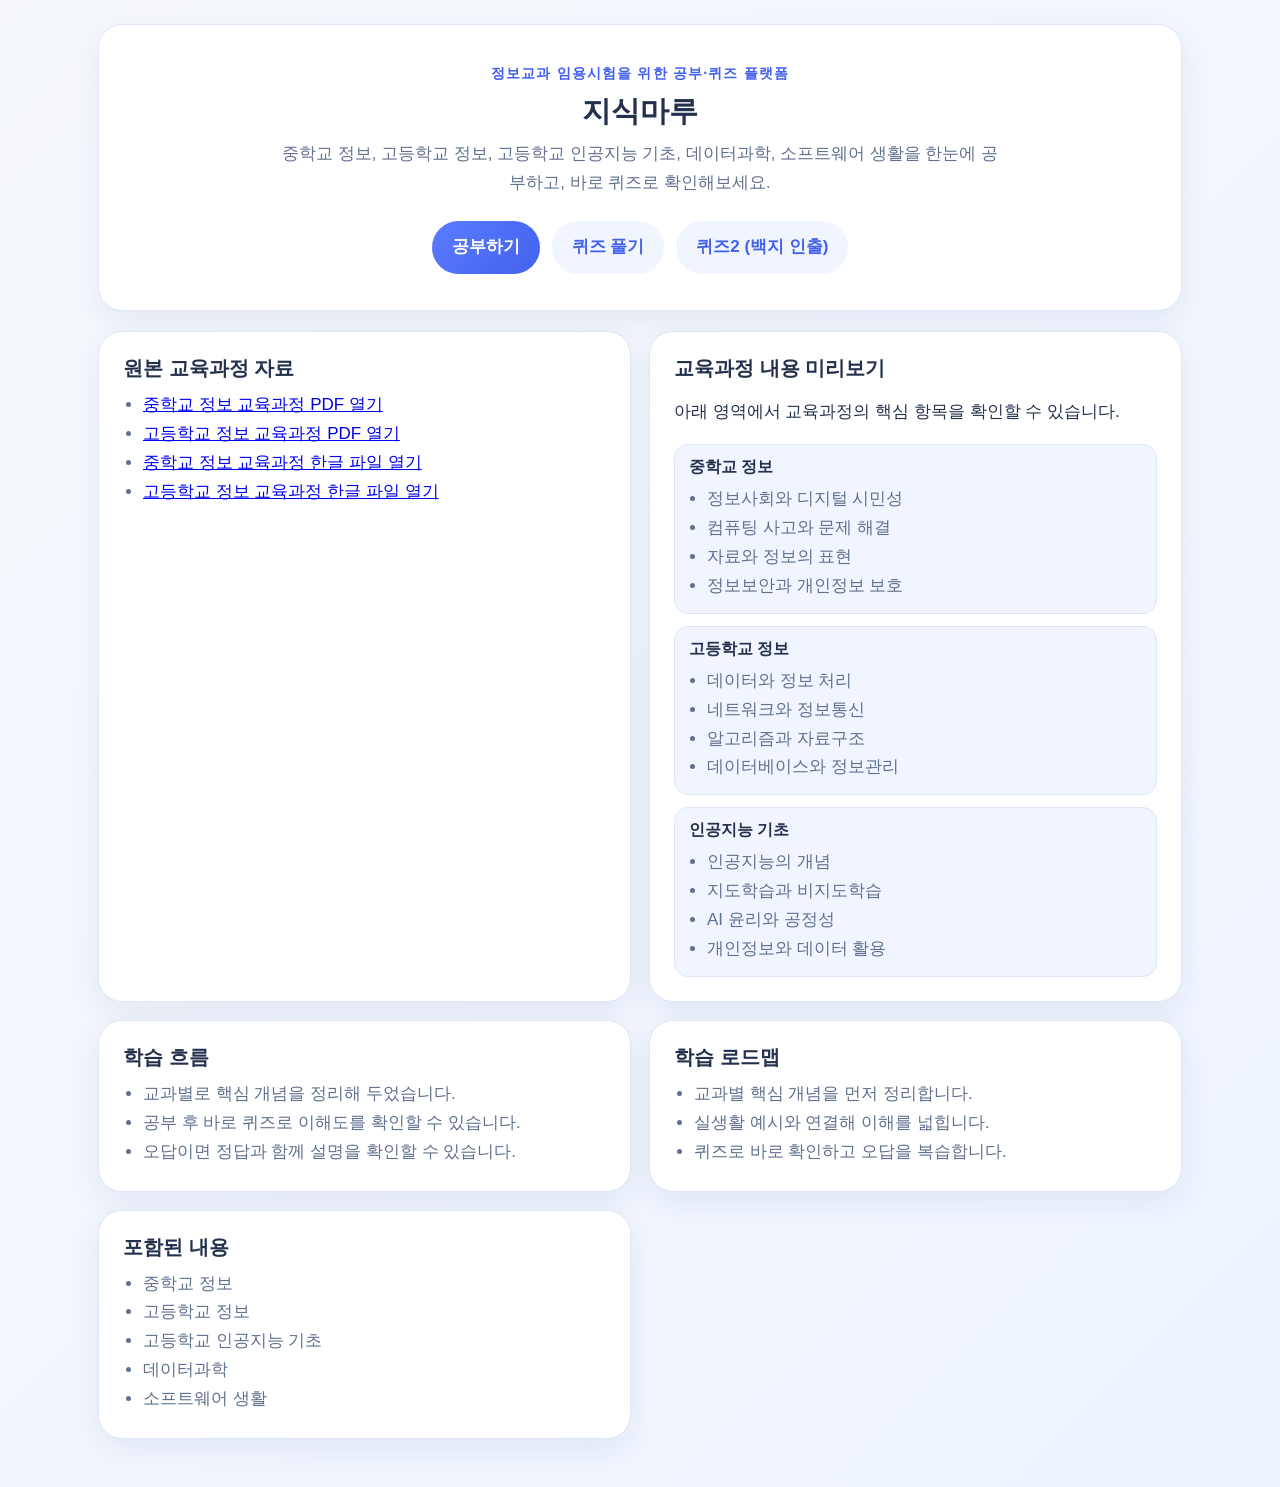
<file: index.html>
<!DOCTYPE html>
<html lang="ko">
  <head>
    <meta charset="UTF-8" />
    <meta name="viewport" content="width=device-width, initial-scale=1.0" />
    <meta http-equiv="refresh" content="0; url=./file/index.html" />
    <title>지식마루</title>
  </head>
  <body>
    <p>지식마루로 이동 중입니다...</p>
    <a href="./file/index.html">바로 열기</a>
  </body>
</html>
</file>
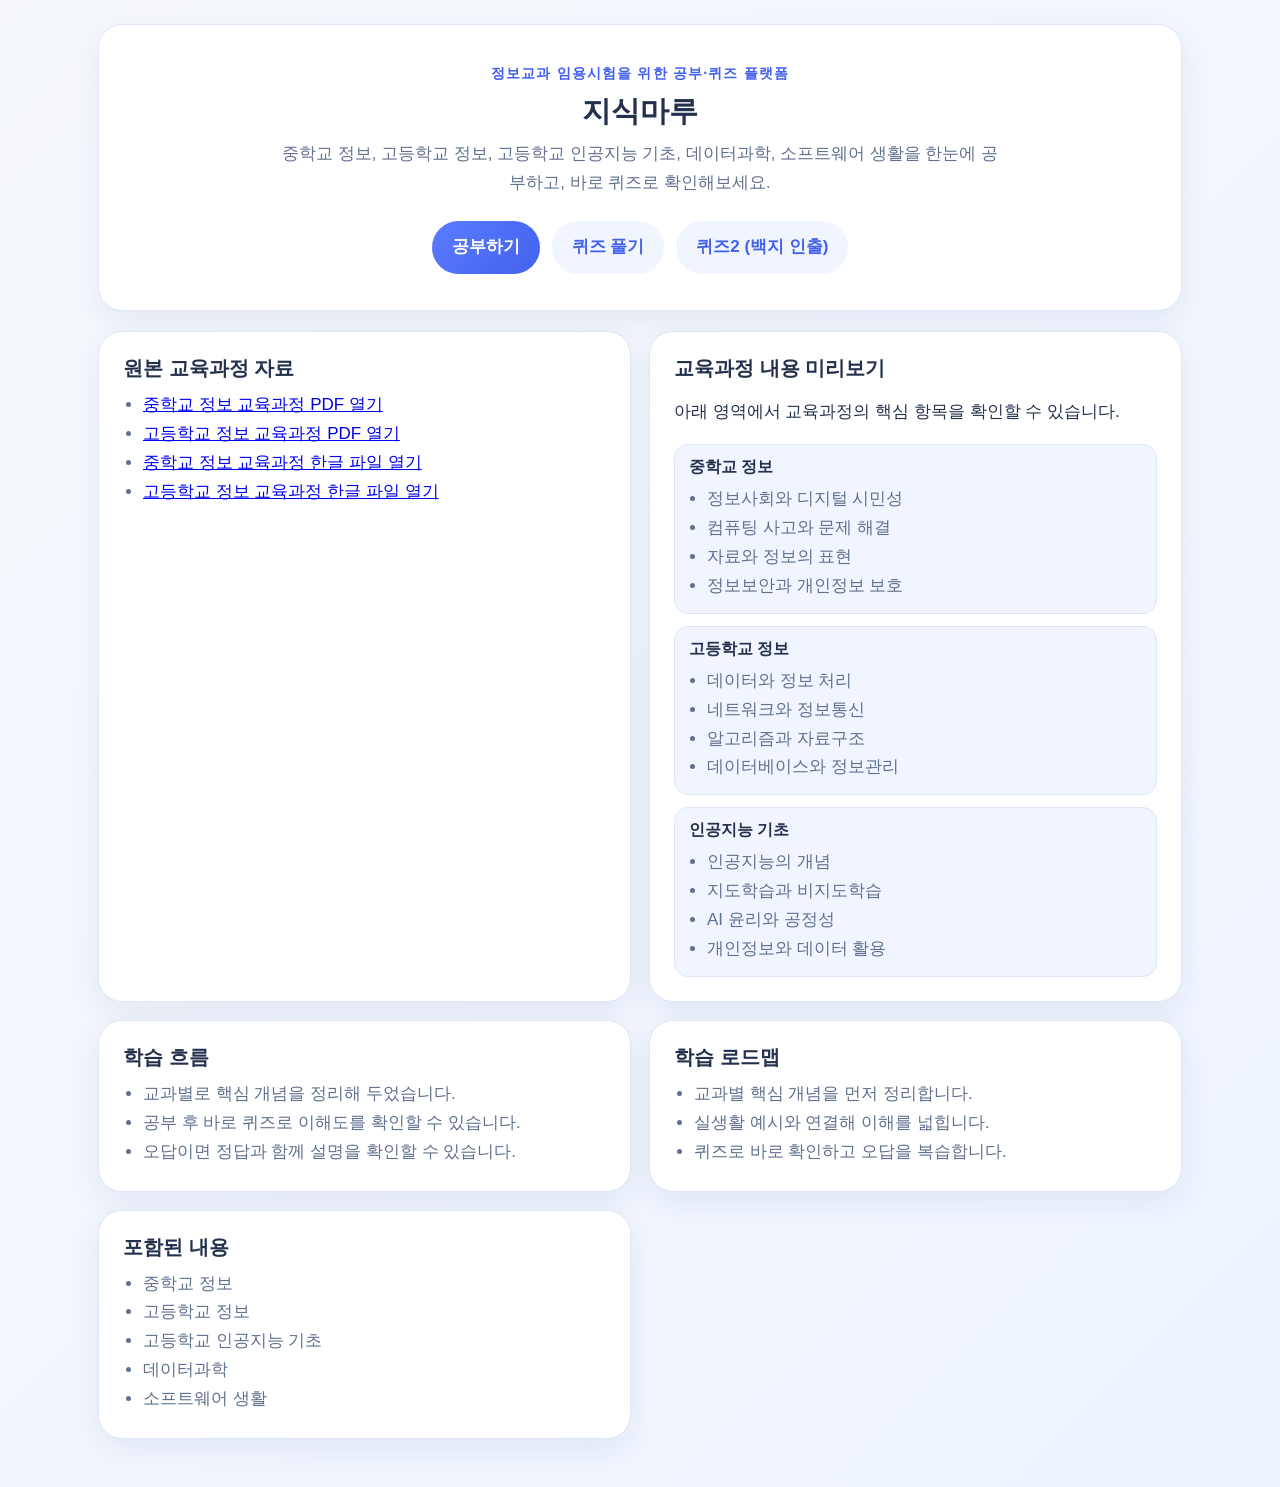
<file: file/index.html>
<!DOCTYPE html>
<html lang="ko">
  <head>
    <meta charset="UTF-8" />
    <meta name="viewport" content="width=device-width, initial-scale=1.0" />
    <meta name="theme-color" content="#e8f1ff" />
    <meta name="apple-mobile-web-app-capable" content="yes" />
    <meta name="apple-mobile-web-app-status-bar-style" content="default" />
    <meta name="apple-mobile-web-app-title" content="지식마루" />
    <title>지식마루 | 정보교과 임용시험 준비</title>
    <link rel="manifest" href="manifest.json" />
    <link rel="apple-touch-icon" href="icon.svg" />
    <link rel="stylesheet" href="styles.css" />
  </head>
  <body>
    <div class="page-shell">
      <header class="hero">
        <p class="eyebrow">정보교과 임용시험을 위한 공부·퀴즈 플랫폼</p>
        <h1>지식마루</h1>
        <p class="hero-copy">
          중학교 정보, 고등학교 정보, 고등학교 인공지능 기초, 데이터과학,
          소프트웨어 생활을 한눈에 공부하고, 바로 퀴즈로 확인해보세요.
        </p>
        <div class="hero-actions">
          <a class="btn btn-primary" href="study.html">공부하기</a>
          <a class="btn btn-secondary" href="quiz.html">퀴즈 풀기</a>
          <a class="btn btn-secondary" href="quiz2.html">퀴즈2 (백지 인출)</a>
        </div>
      </header>

      <main class="card-grid">
        <section class="info-card">
          <h2>원본 교육과정 자료</h2>
          <ul>
            <li><a href="../file01/01_2022_middle_01.pdf" target="_blank" rel="noopener">중학교 정보 교육과정 PDF 열기</a></li>
            <li><a href="../file01/02_2022_high_01.pdf" target="_blank" rel="noopener">고등학교 정보 교육과정 PDF 열기</a></li>
            <li><a href="../file01/00%202022중학교%20교육과정%20정보과.hwp" target="_blank" rel="noopener">중학교 정보 교육과정 한글 파일 열기</a></li>
            <li><a href="../file01/01%202022고등학교%20교육과정%20정보과.hwp" target="_blank" rel="noopener">고등학교 정보 교육과정 한글 파일 열기</a></li>
          </ul>
        </section>
        <section class="info-card">
          <h2>교육과정 내용 미리보기</h2>
          <p>아래 영역에서 교육과정의 핵심 항목을 확인할 수 있습니다.</p>
          <div class="curriculum-list">
            <div class="curriculum-item">
              <h3>중학교 정보</h3>
              <ul>
                <li>정보사회와 디지털 시민성</li>
                <li>컴퓨팅 사고와 문제 해결</li>
                <li>자료와 정보의 표현</li>
                <li>정보보안과 개인정보 보호</li>
              </ul>
            </div>
            <div class="curriculum-item">
              <h3>고등학교 정보</h3>
              <ul>
                <li>데이터와 정보 처리</li>
                <li>네트워크와 정보통신</li>
                <li>알고리즘과 자료구조</li>
                <li>데이터베이스와 정보관리</li>
              </ul>
            </div>
            <div class="curriculum-item">
              <h3>인공지능 기초</h3>
              <ul>
                <li>인공지능의 개념</li>
                <li>지도학습과 비지도학습</li>
                <li>AI 윤리와 공정성</li>
                <li>개인정보와 데이터 활용</li>
              </ul>
            </div>
          </div>
        </section>
        <section class="info-card">
          <h2>학습 흐름</h2>
          <ul>
            <li>교과별로 핵심 개념을 정리해 두었습니다.</li>
            <li>공부 후 바로 퀴즈로 이해도를 확인할 수 있습니다.</li>
            <li>오답이면 정답과 함께 설명을 확인할 수 있습니다.</li>
          </ul>
        </section>
        <section class="info-card">
          <h2>학습 로드맵</h2>
          <ul>
            <li>교과별 핵심 개념을 먼저 정리합니다.</li>
            <li>실생활 예시와 연결해 이해를 넓힙니다.</li>
            <li>퀴즈로 바로 확인하고 오답을 복습합니다.</li>
          </ul>
        </section>
        <section class="info-card">
          <h2>포함된 내용</h2>
          <ul>
            <li>중학교 정보</li>
            <li>고등학교 정보</li>
            <li>고등학교 인공지능 기초</li>
            <li>데이터과학</li>
            <li>소프트웨어 생활</li>
          </ul>
        </section>
      </main>
    </div>
  </body>
</html>
</file>
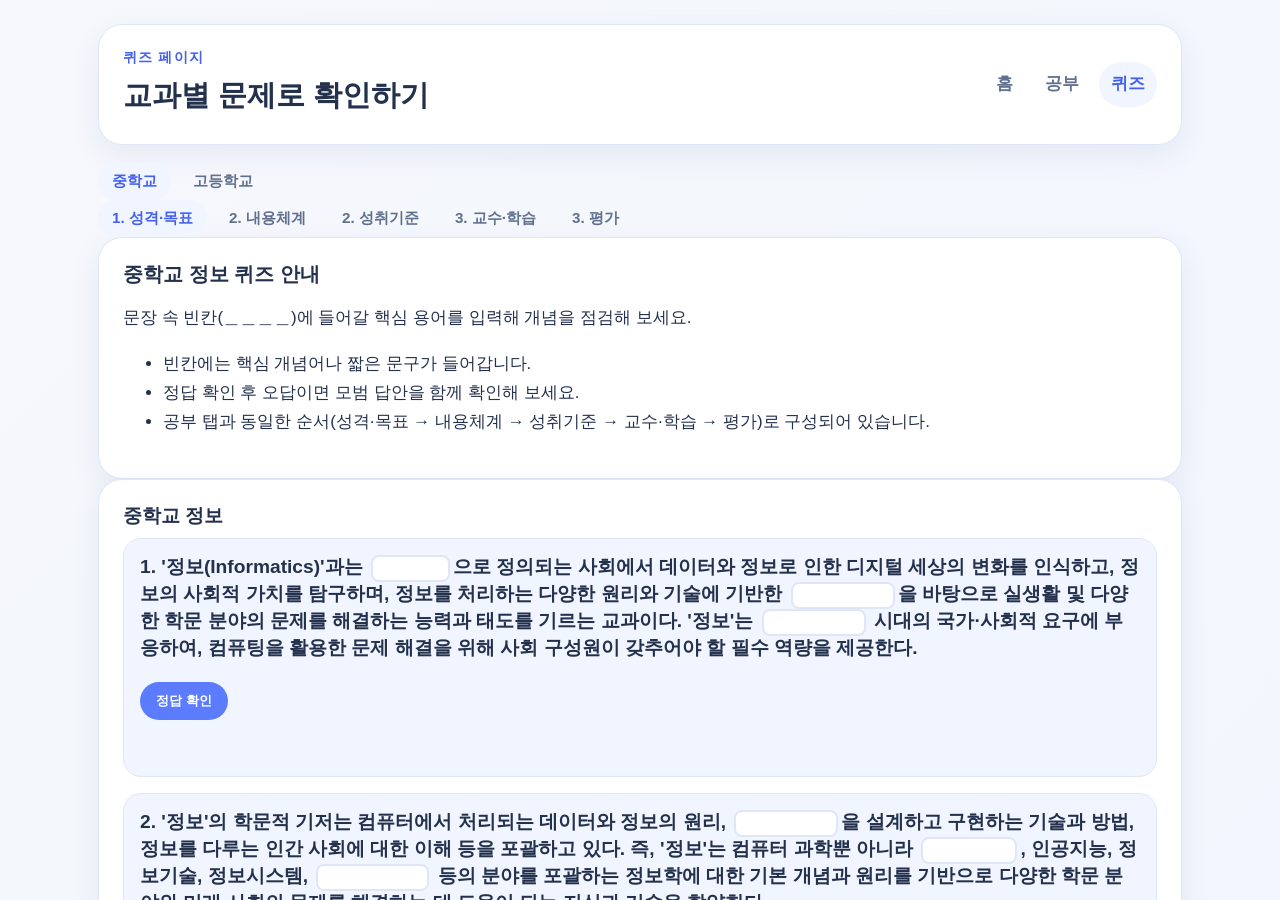
<file: quiz.html>
<!DOCTYPE html>
<html lang="ko">
  <head>
    <meta charset="UTF-8" />
    <meta name="viewport" content="width=device-width, initial-scale=1.0" />
    <meta http-equiv="refresh" content="0; url=./file/quiz.html" />
    <title>지식마루 | 퀴즈</title>
  </head>
  <body>
    <p>퀴즈 페이지로 이동 중입니다...</p>
    <a href="./file/quiz.html">바로 열기</a>
  </body>
</html>
</file>
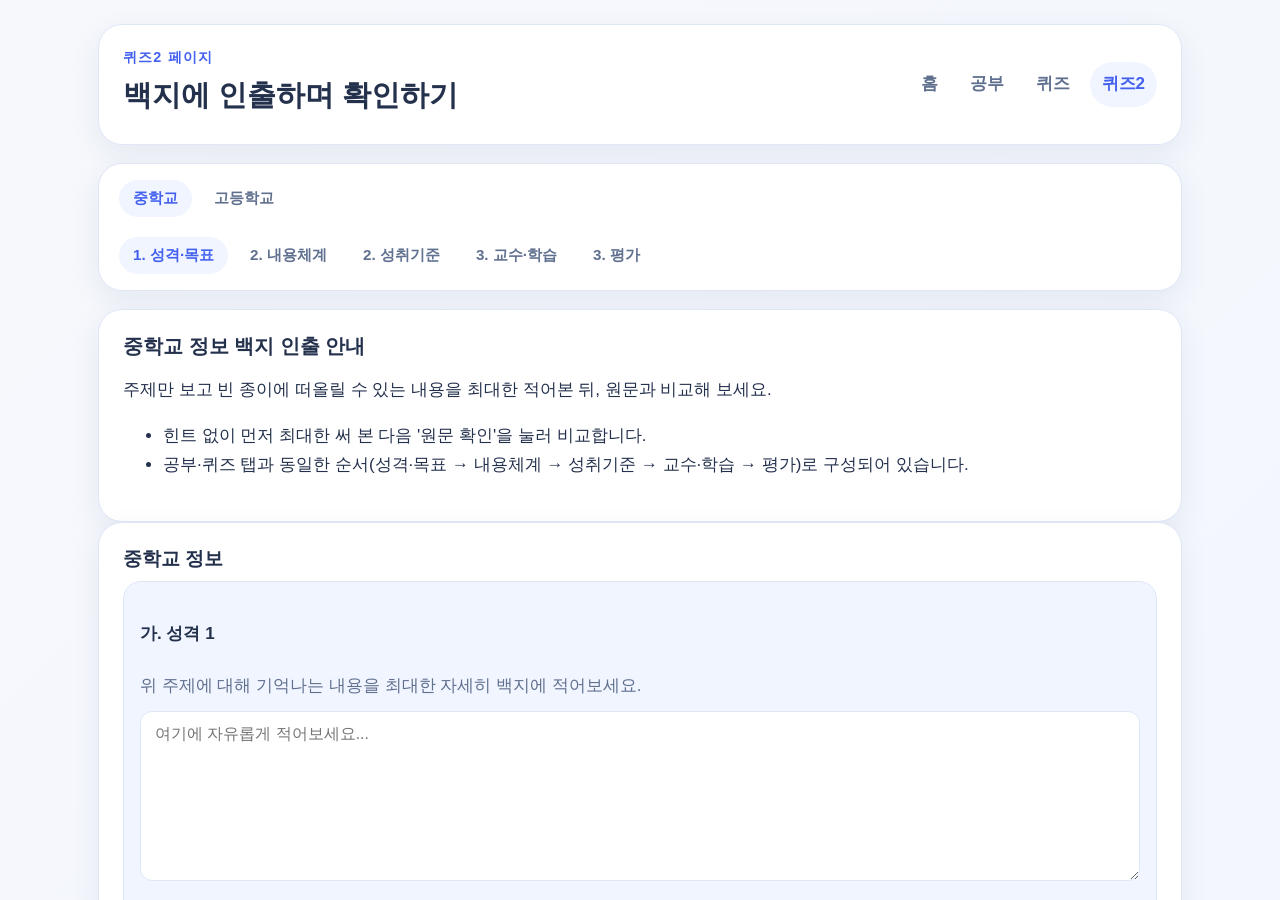
<file: quiz2.html>
<!DOCTYPE html>
<html lang="ko">
  <head>
    <meta charset="UTF-8" />
    <meta name="viewport" content="width=device-width, initial-scale=1.0" />
    <meta http-equiv="refresh" content="0; url=./file/quiz2.html" />
    <title>지식마루 | 퀴즈2</title>
  </head>
  <body>
    <p>퀴즈2 페이지로 이동 중입니다...</p>
    <a href="./file/quiz2.html">바로 열기</a>
  </body>
</html>
</file>
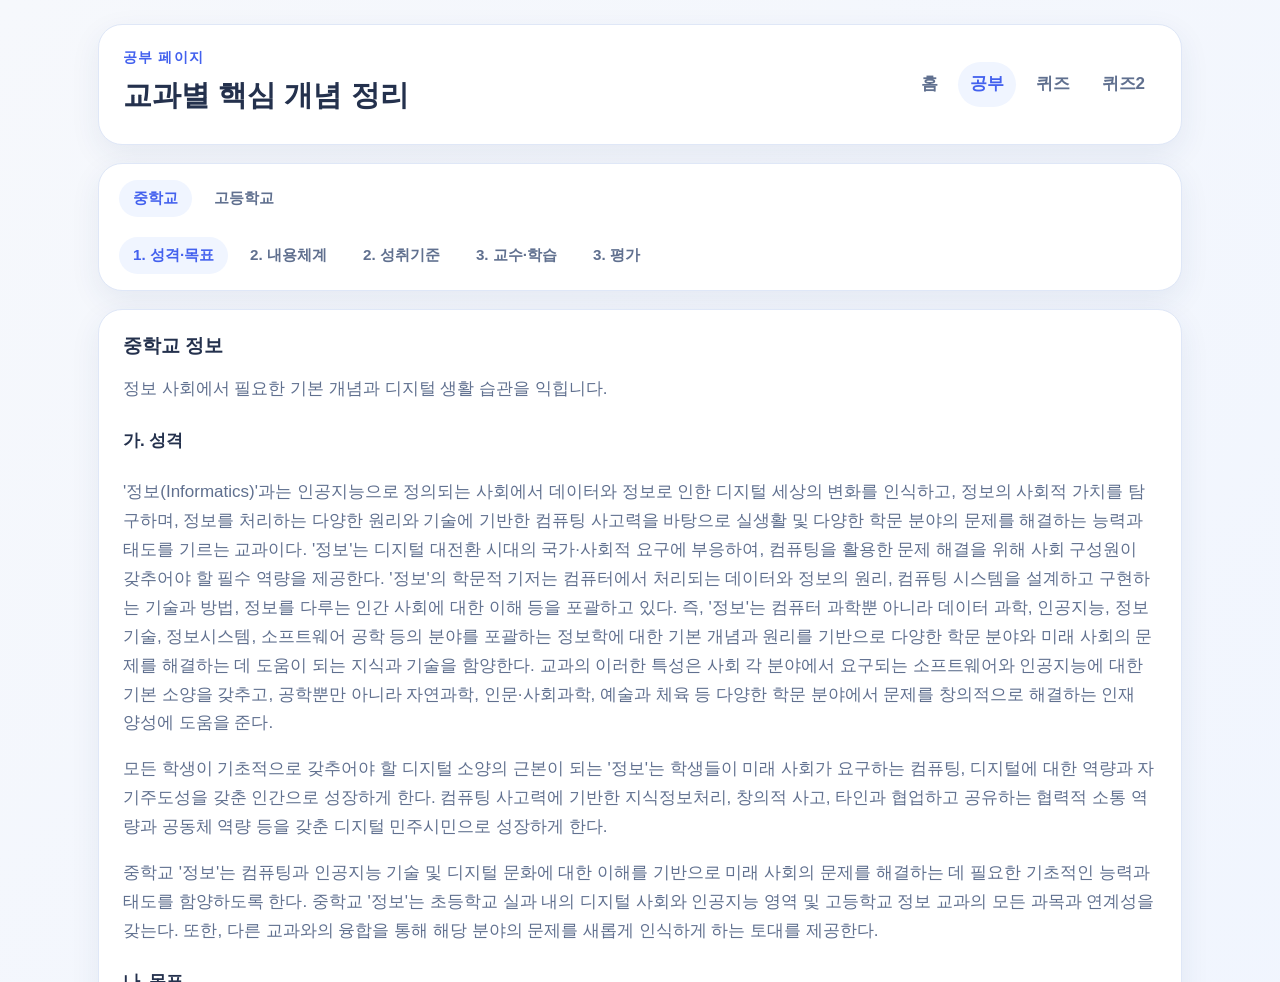
<file: study.html>
<!DOCTYPE html>
<html lang="ko">
  <head>
    <meta charset="UTF-8" />
    <meta name="viewport" content="width=device-width, initial-scale=1.0" />
    <meta http-equiv="refresh" content="0; url=./file/study.html" />
    <title>지식마루 | 공부하기</title>
  </head>
  <body>
    <p>공부 페이지로 이동 중입니다...</p>
    <a href="./file/study.html">바로 열기</a>
  </body>
</html>
</file>
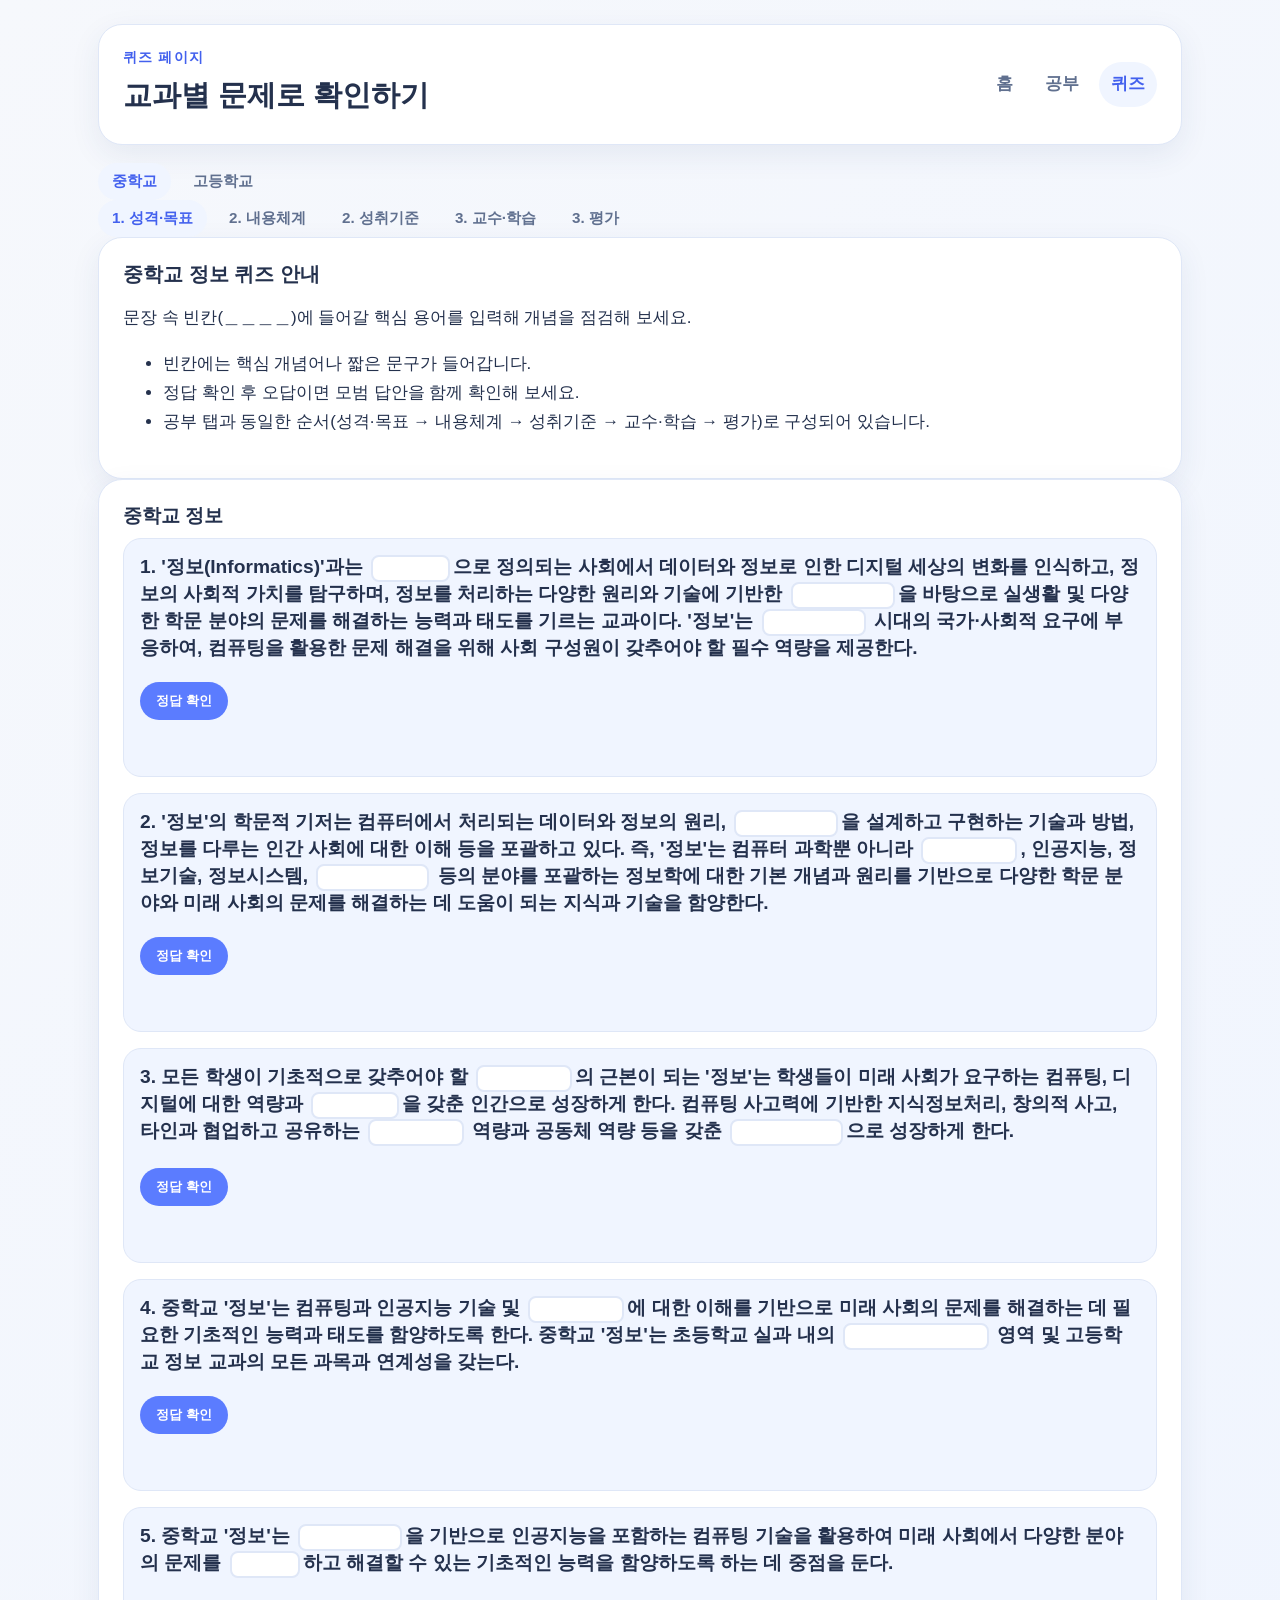
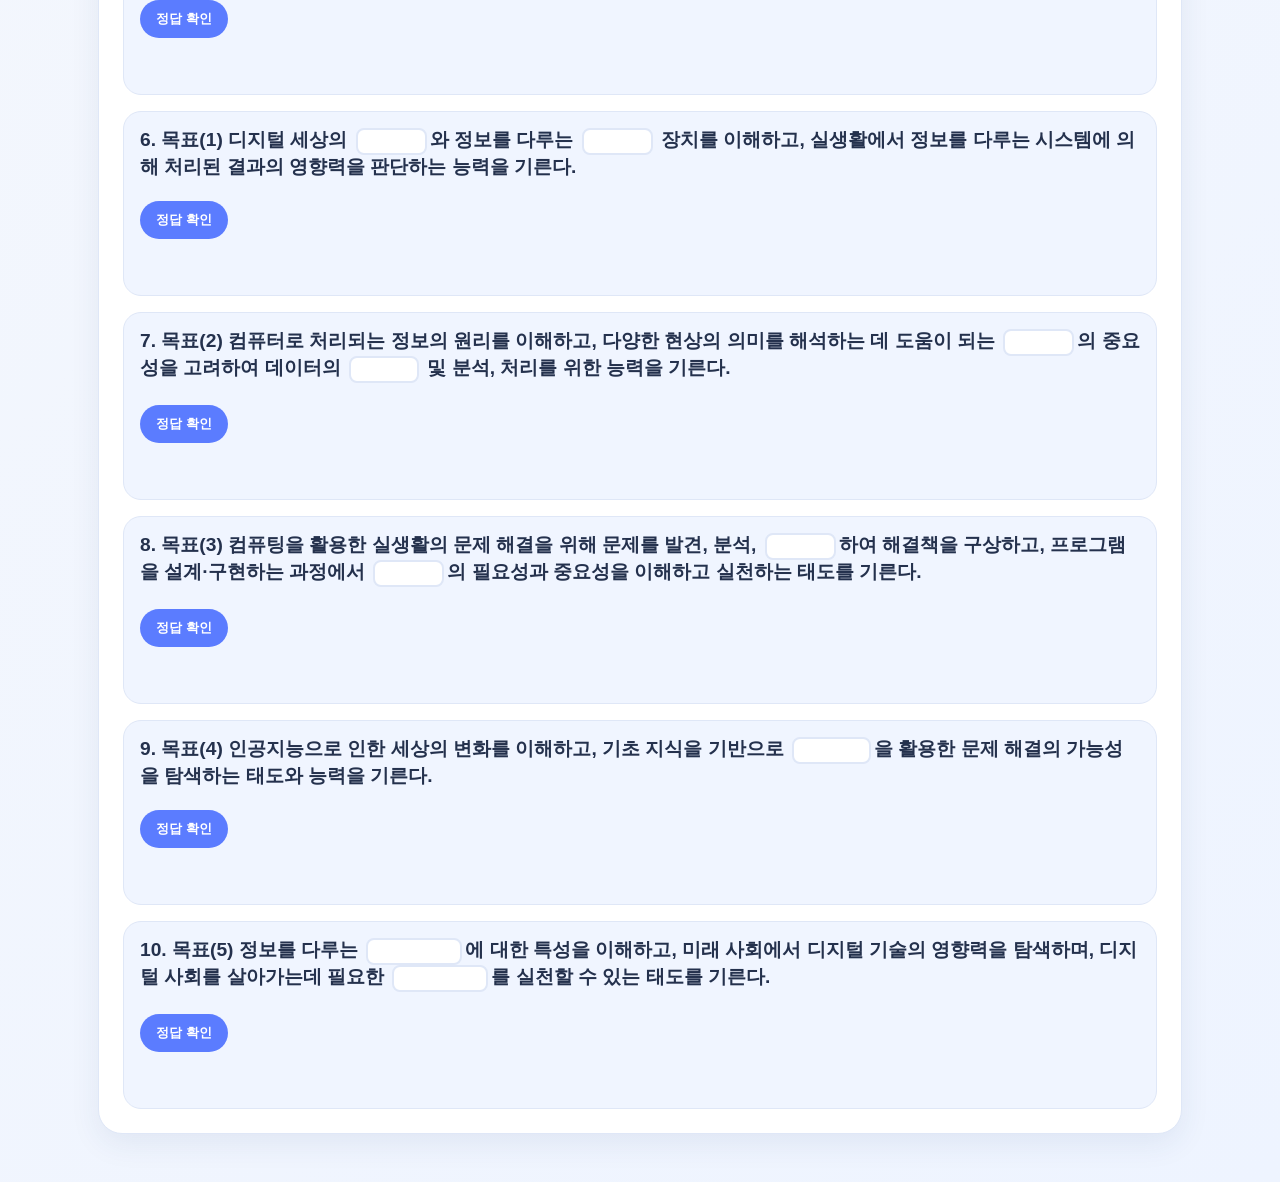
<file: file/quiz.html>
<!DOCTYPE html>
<html lang="ko">
  <head>
    <meta charset="UTF-8" />
    <meta name="viewport" content="width=device-width, initial-scale=1.0" />
    <meta name="theme-color" content="#e8f1ff" />
    <meta name="apple-mobile-web-app-capable" content="yes" />
    <meta name="apple-mobile-web-app-status-bar-style" content="default" />
    <meta name="apple-mobile-web-app-title" content="지식마루" />
    <title>지식마루 | 퀴즈</title>
    <link rel="manifest" href="manifest.json" />
    <link rel="apple-touch-icon" href="icon.svg" />
    <link rel="stylesheet" href="styles.css" />
  </head>
  <body>
    <div class="page-shell">
      <header class="page-header">
        <div>
          <p class="eyebrow">퀴즈 페이지</p>
          <h1>교과별 문제로 확인하기</h1>
        </div>
        <nav class="top-nav">
          <a href="index.html">홈</a>
          <a href="study.html">공부</a>
          <a class="active" href="quiz.html">퀴즈</a>
        </nav>
      </header>

      <section class="tab-bar" id="schoolTabs" aria-label="학교급 선택"></section>
      <section class="subject-tab-bar" id="subjectTabs" aria-label="과목 선택"></section>
      <section class="sub-tab-bar" id="quizViewTabs" aria-label="학습 보기 선택"></section>
      <section class="content-card" id="quizGuide"></section>
      <section class="content-card" id="quizContent"></section>
    </div>

    <script src="quiz-data.js"></script>
    <script src="script.js"></script>
  </body>
</html>
</file>
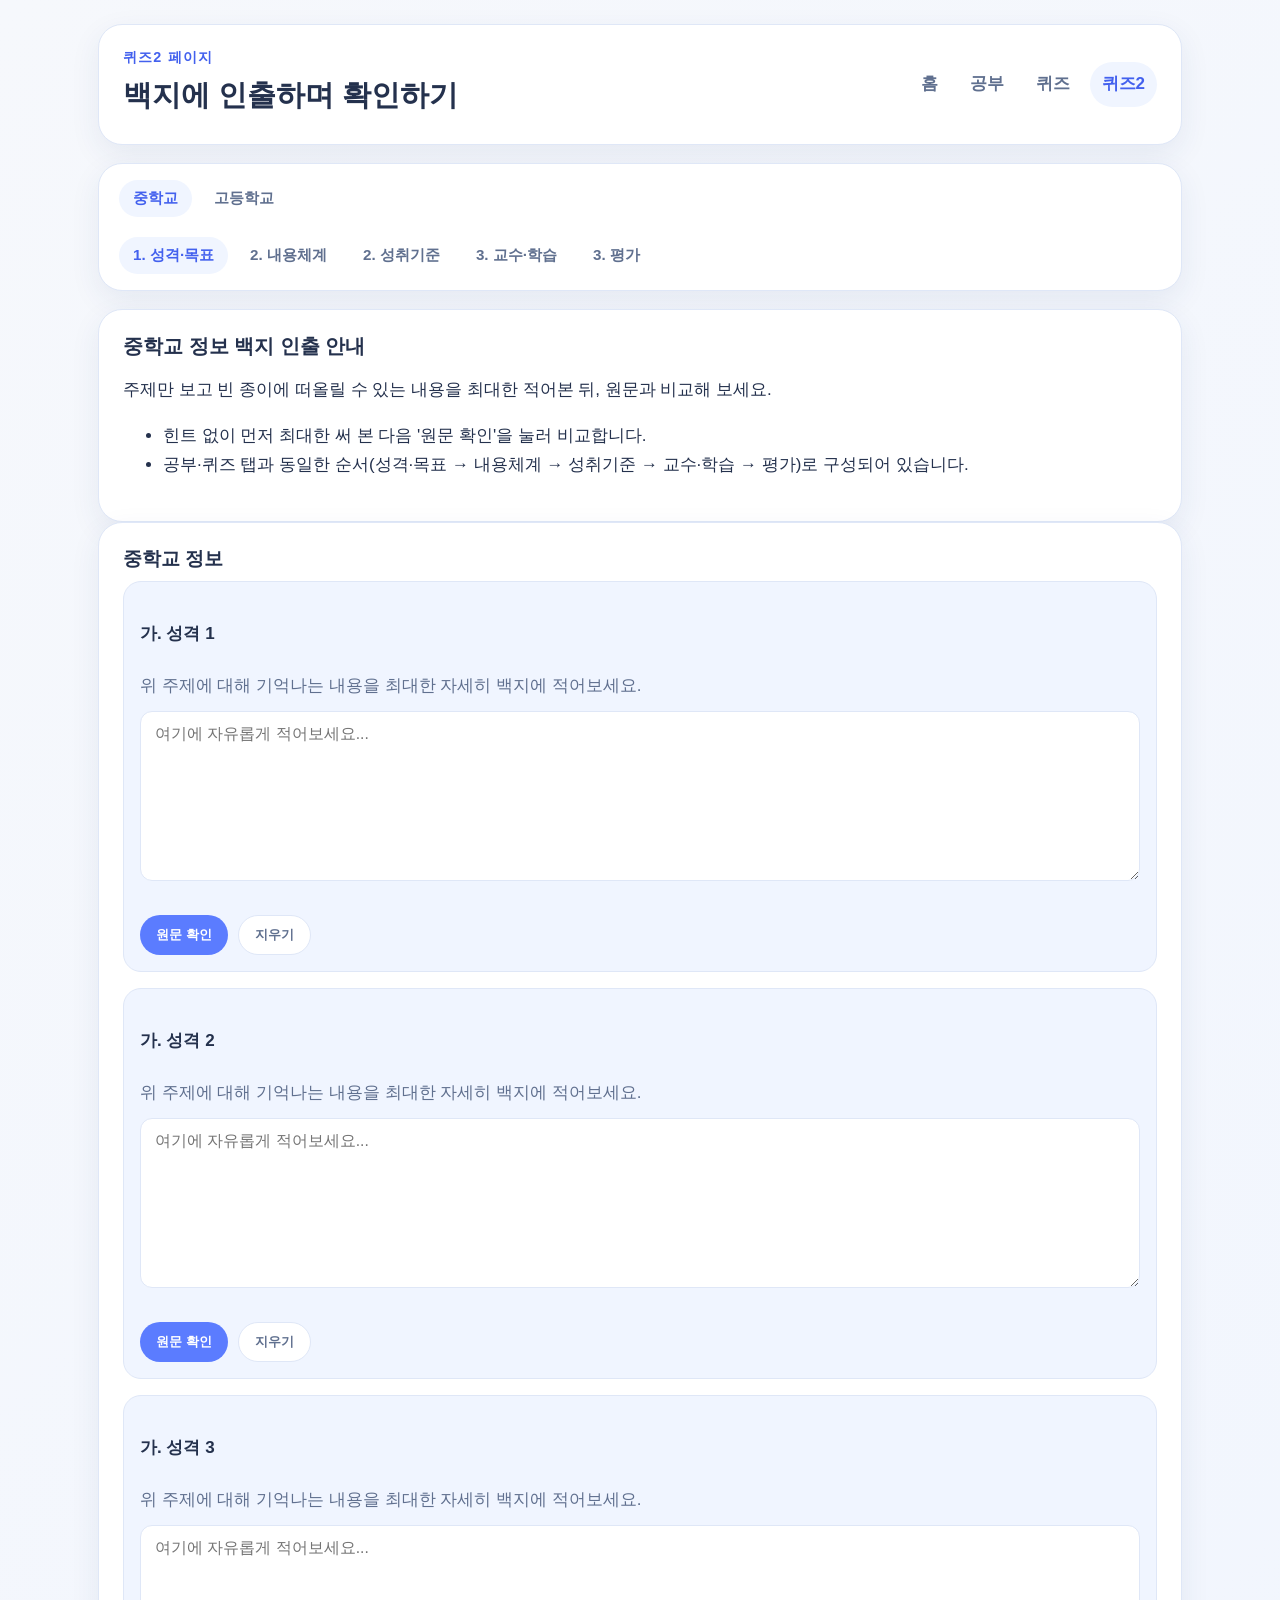
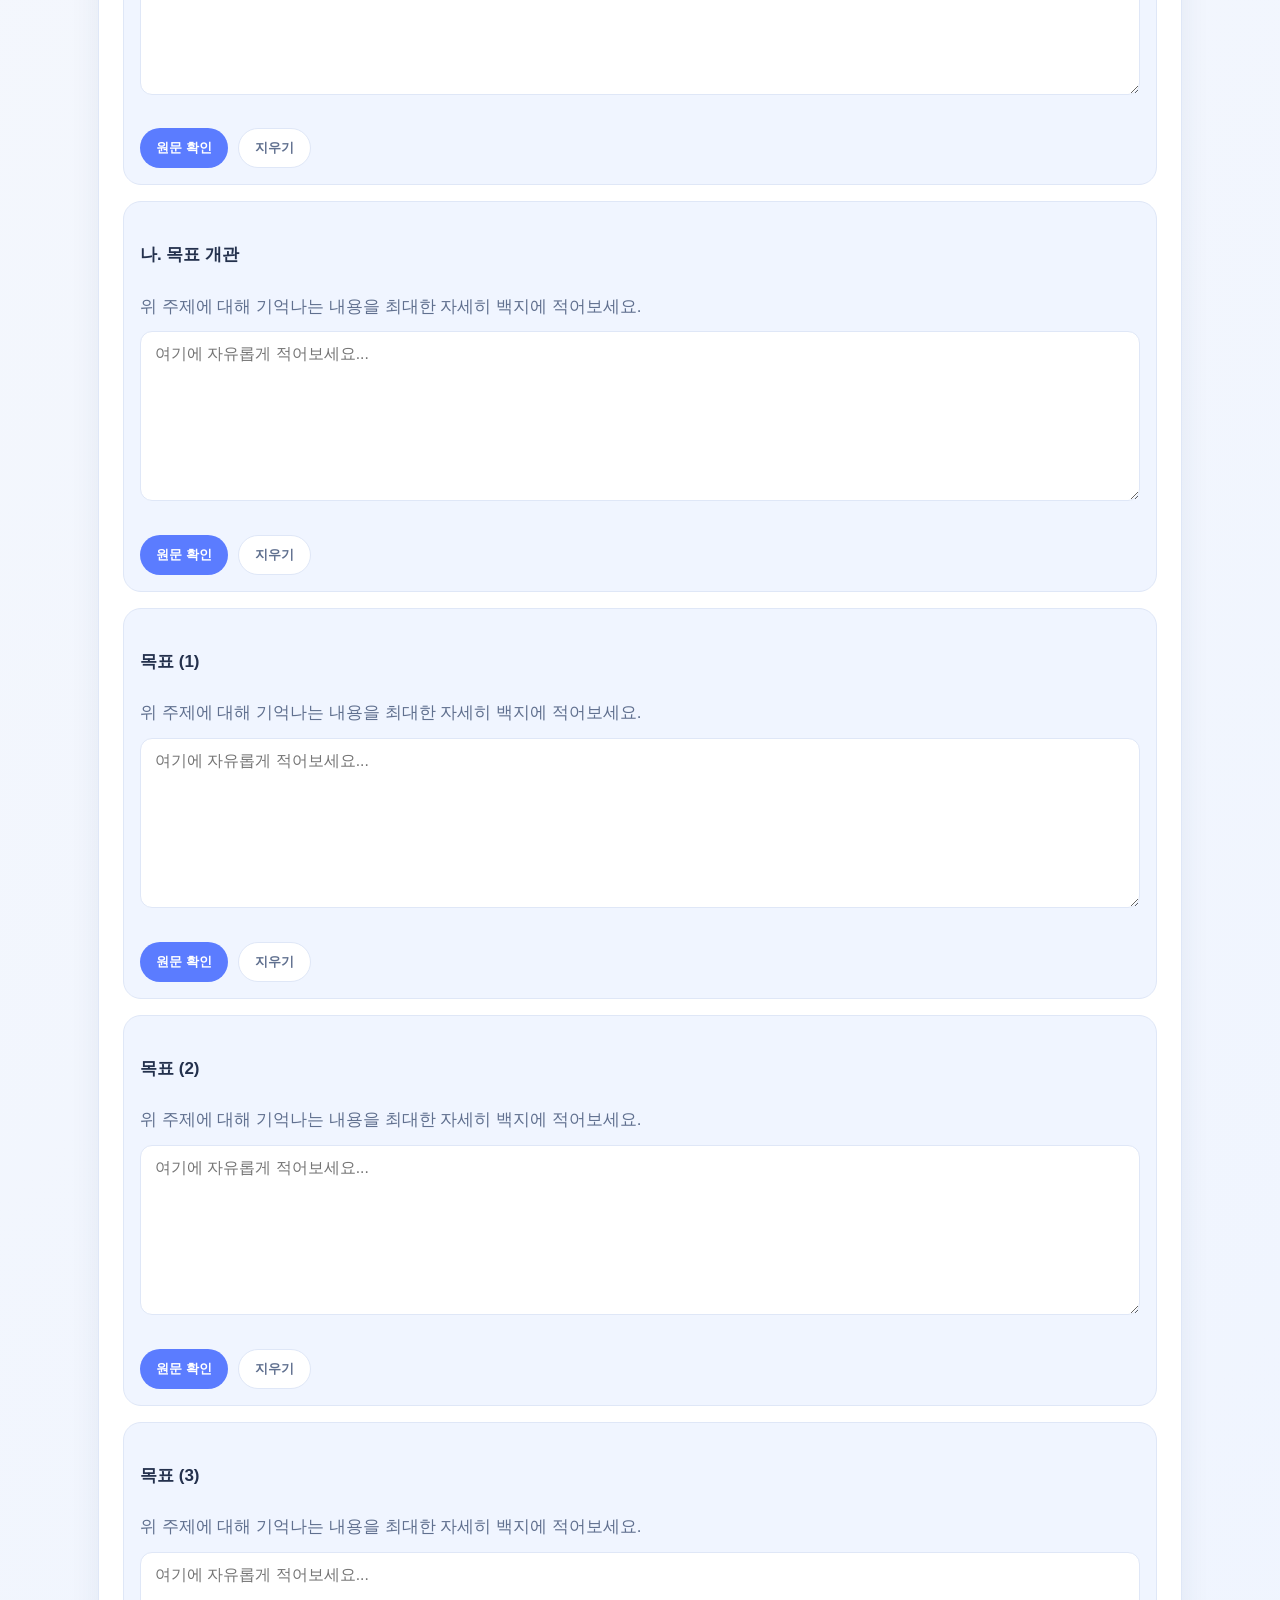
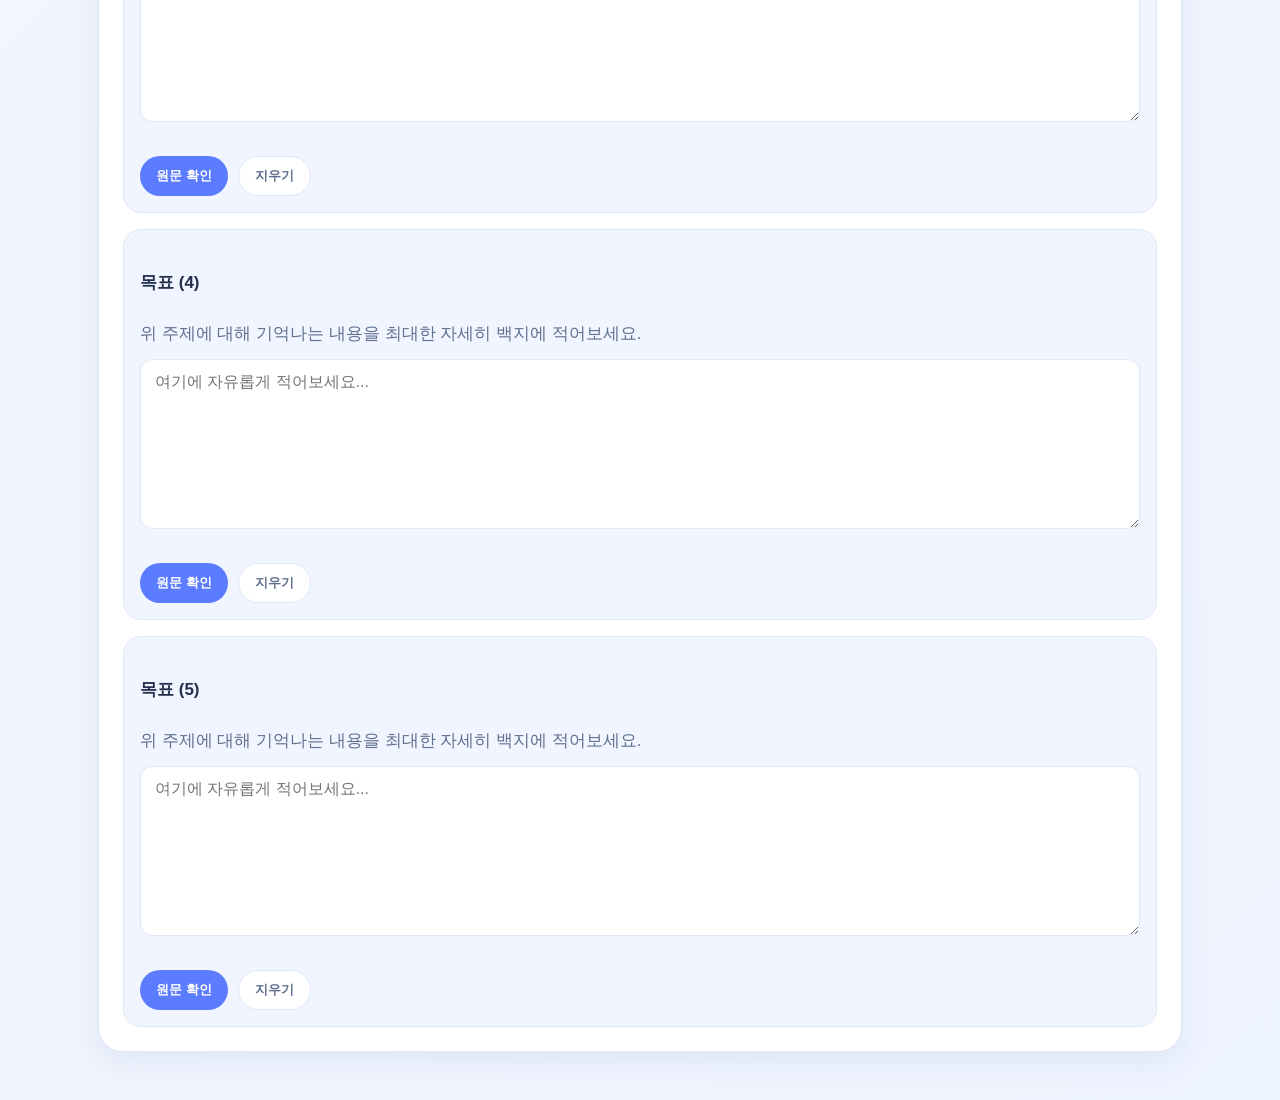
<file: file/quiz2.html>
<!DOCTYPE html>
<html lang="ko">
  <head>
    <meta charset="UTF-8" />
    <meta name="viewport" content="width=device-width, initial-scale=1.0" />
    <meta name="theme-color" content="#e8f1ff" />
    <meta name="apple-mobile-web-app-capable" content="yes" />
    <meta name="apple-mobile-web-app-status-bar-style" content="default" />
    <meta name="apple-mobile-web-app-title" content="지식마루" />
    <title>지식마루 | 퀴즈2</title>
    <link rel="manifest" href="manifest.json" />
    <link rel="apple-touch-icon" href="icon.svg" />
    <link rel="stylesheet" href="styles.css" />
  </head>
  <body data-page="quiz2">
    <div class="page-shell">
      <header class="page-header">
        <div>
          <p class="eyebrow">퀴즈2 페이지</p>
          <h1>백지에 인출하며 확인하기</h1>
        </div>
        <nav class="top-nav">
          <a href="index.html">홈</a>
          <a href="study.html">공부</a>
          <a href="quiz.html">퀴즈</a>
          <a class="active" href="quiz2.html">퀴즈2</a>
        </nav>
      </header>

      <div class="tab-nav-group">
        <section class="tab-bar" id="schoolTabs" aria-label="학교급 선택"></section>
        <section class="subject-tab-bar" id="subjectTabs" aria-label="과목 선택"></section>
        <section class="sub-tab-bar" id="recallViewTabs" aria-label="학습 보기 선택"></section>
      </div>
      <section class="content-card" id="recallGuide"></section>
      <section class="content-card" id="recallContent"></section>
    </div>

    <script src="curriculum-data.js"></script>
    <script src="script.js"></script>
  </body>
</html>
</file>
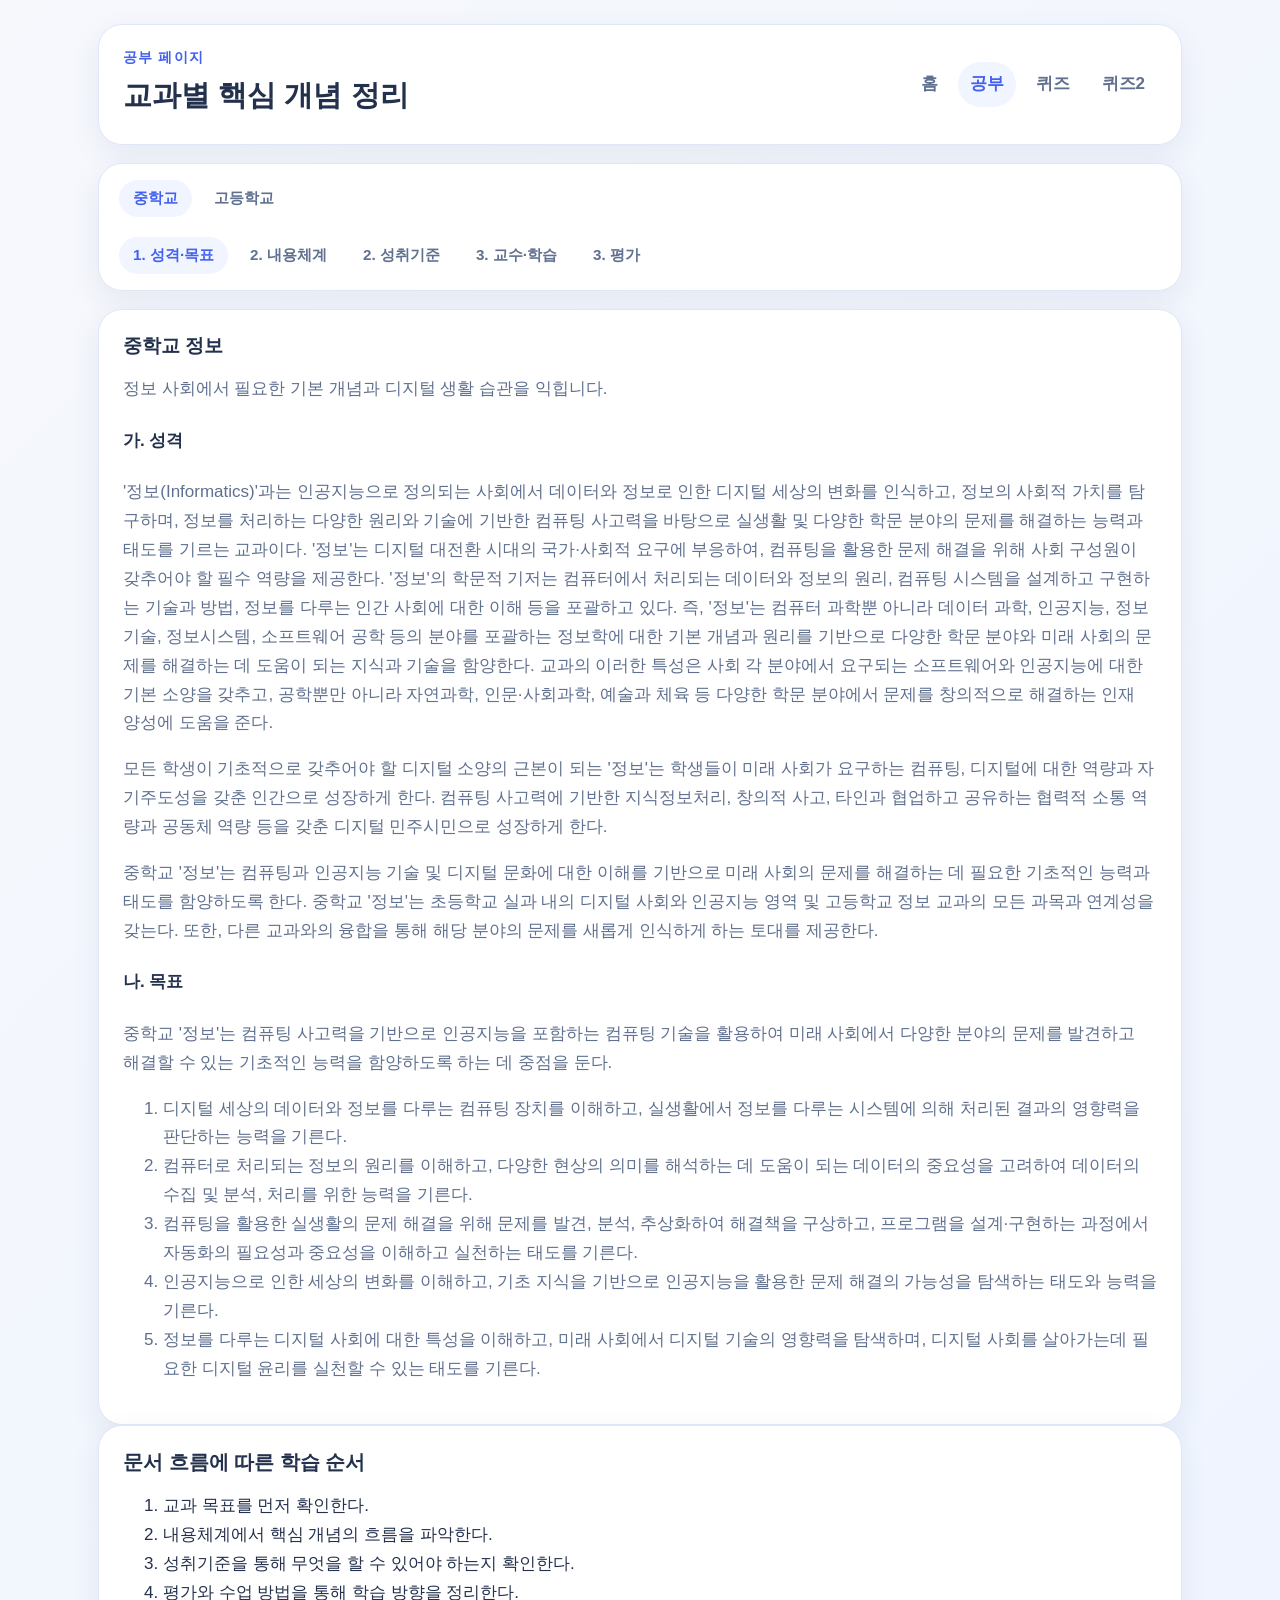
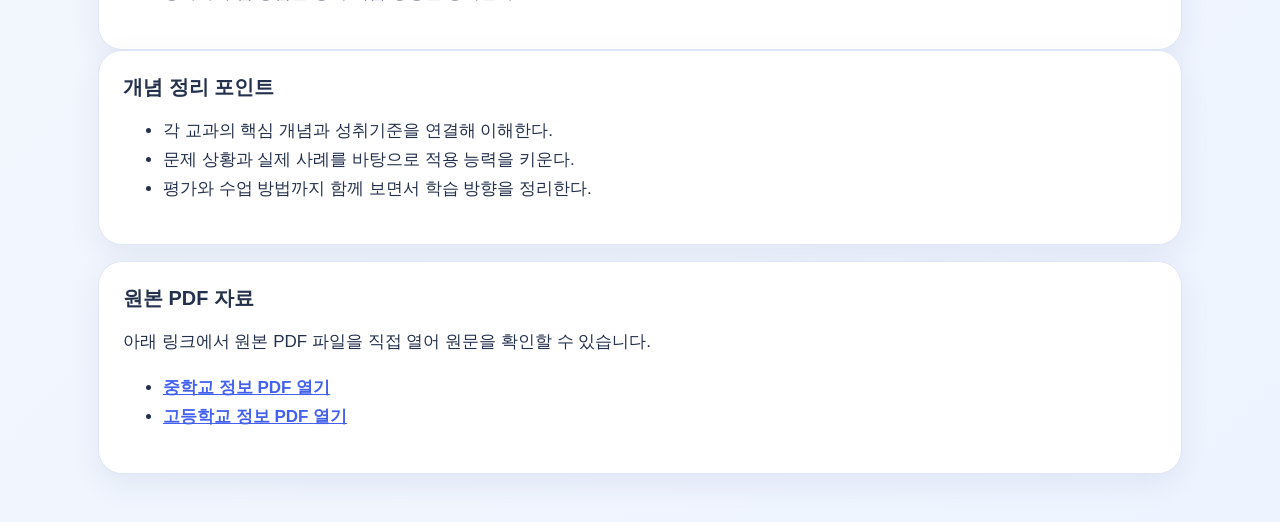
<file: file/study.html>
<!DOCTYPE html>
<html lang="ko">
  <head>
    <meta charset="UTF-8" />
    <meta name="viewport" content="width=device-width, initial-scale=1.0" />
    <meta name="theme-color" content="#e8f1ff" />
    <meta name="apple-mobile-web-app-capable" content="yes" />
    <meta name="apple-mobile-web-app-status-bar-style" content="default" />
    <meta name="apple-mobile-web-app-title" content="지식마루" />
    <title>지식마루 | 공부하기</title>
    <link rel="manifest" href="manifest.json" />
    <link rel="apple-touch-icon" href="icon.svg" />
    <link rel="stylesheet" href="styles.css" />
  </head>
  <body>
    <div class="page-shell">
      <header class="page-header">
        <div>
          <p class="eyebrow">공부 페이지</p>
          <h1>교과별 핵심 개념 정리</h1>
        </div>
        <nav class="top-nav">
          <a href="index.html">홈</a>
          <a class="active" href="study.html">공부</a>
          <a href="quiz.html">퀴즈</a>
          <a href="quiz2.html">퀴즈2</a>
        </nav>
      </header>

      <div class="tab-nav-group">
        <section class="tab-bar" id="schoolTabs" aria-label="학교급 선택"></section>
        <section class="subject-tab-bar" id="subjectTabs" aria-label="과목 선택"></section>
        <section class="sub-tab-bar" id="studyViewTabs" aria-label="학습 보기 선택"></section>
      </div>
      <section class="content-card" id="studyContent"></section>
      <section class="content-card">
        <h3>문서 흐름에 따른 학습 순서</h3>
        <ol>
          <li>교과 목표를 먼저 확인한다.</li>
          <li>내용체계에서 핵심 개념의 흐름을 파악한다.</li>
          <li>성취기준을 통해 무엇을 할 수 있어야 하는지 확인한다.</li>
          <li>평가와 수업 방법을 통해 학습 방향을 정리한다.</li>
        </ol>
      </section>
      <section class="content-card">
        <h3>개념 정리 포인트</h3>
        <ul>
          <li>각 교과의 핵심 개념과 성취기준을 연결해 이해한다.</li>
          <li>문제 상황과 실제 사례를 바탕으로 적용 능력을 키운다.</li>
          <li>평가와 수업 방법까지 함께 보면서 학습 방향을 정리한다.</li>
        </ul>
      </section>
      <section class="content-card pdf-section">
        <h3>원본 PDF 자료</h3>
        <p>아래 링크에서 원본 PDF 파일을 직접 열어 원문을 확인할 수 있습니다.</p>
        <ul>
          <li><a href="01_2022_middle.pdf" target="_blank" rel="noopener">중학교 정보 PDF 열기</a></li>
          <li><a href="02_2022_high.pdf" target="_blank" rel="noopener">고등학교 정보 PDF 열기</a></li>
        </ul>
      </section>
    </div>

    <script src="curriculum-data.js"></script>
    <script src="script.js"></script>
  </body>
</html>
</file>
<file: file/styles.css>
:root {
  --bg: #f6f8fc;
  --surface: #ffffff;
  --surface-soft: #f0f5ff;
  --primary: #5b7cff;
  --primary-strong: #4361ee;
  --accent: #9fc9ff;
  --text: #24314d;
  --muted: #60708f;
  --good: #4f9d69;
  --bad: #d95f5f;
  --border: #dfe7f7;
}

* {
  box-sizing: border-box;
}

body {
  margin: 0;
  font-family: 'Pretendard', 'Noto Sans KR', 'Malgun Gothic', 'Apple SD Gothic Neo', sans-serif;
  background: linear-gradient(135deg, #f6f8fc 0%, #eef4ff 100%);
  color: var(--text);
  line-height: 1.7;
  font-size: 17px;
}

.page-shell {
  max-width: 1120px;
  margin: 0 auto;
  padding: 24px 18px 48px;
}

.hero,
.page-header,
.info-card,
.content-card {
  background: var(--surface);
  border: 1px solid var(--border);
  border-radius: 24px;
  box-shadow: 0 10px 30px rgba(35, 65, 110, 0.08);
}

.hero {
  padding: 36px 28px;
  text-align: center;
}

.eyebrow {
  margin: 0 0 8px;
  color: var(--primary-strong);
  font-weight: 700;
  letter-spacing: 0.08em;
  text-transform: uppercase;
  font-size: 0.9rem;
}

h1,
h2,
h3 {
  margin: 0 0 10px;
  line-height: 1.25;
}

h1 {
  font-size: clamp(1.8rem, 2.3vw, 2.6rem);
}

h2 {
  font-size: 1.25rem;
}

.hero-copy {
  max-width: 720px;
  margin: 0 auto 24px;
  color: var(--muted);
  font-size: 1.05rem;
}

.hero-actions {
  display: flex;
  flex-wrap: wrap;
  justify-content: center;
  gap: 12px;
}

.btn {
  display: inline-block;
  padding: 12px 20px;
  border-radius: 999px;
  text-decoration: none;
  font-weight: 700;
  transition: transform 0.2s ease, box-shadow 0.2s ease;
}

.btn:hover {
  transform: translateY(-1px);
}

.btn-primary {
  background: linear-gradient(135deg, var(--primary) 0%, var(--primary-strong) 100%);
  color: #fff;
}

.btn-secondary {
  background: var(--surface-soft);
  color: var(--primary-strong);
}

.card-grid {
  display: grid;
  grid-template-columns: repeat(2, minmax(0, 1fr));
  gap: 18px;
  margin-top: 20px;
}

.info-card {
  padding: 24px;
}

.info-card ul {
  margin: 10px 0 0;
  padding-left: 20px;
  color: var(--muted);
}

.page-header {
  display: flex;
  justify-content: space-between;
  align-items: center;
  gap: 16px;
  padding: 20px 24px;
  margin-bottom: 18px;
}

.top-nav {
  display: flex;
  gap: 8px;
  flex-wrap: wrap;
}

.top-nav a {
  text-decoration: none;
  color: var(--muted);
  padding: 8px 12px;
  border-radius: 999px;
  font-weight: 600;
}

.top-nav a.active,
.top-nav a:hover {
  background: var(--surface-soft);
  color: var(--primary-strong);
}

.tab-nav-group {
  background: var(--surface);
  border: 1px solid var(--border);
  border-radius: 24px;
  box-shadow: 0 10px 30px rgba(35, 65, 110, 0.08);
  padding: 16px 20px;
  margin-bottom: 18px;
  display: flex;
  flex-direction: column;
  gap: 10px;
}

.tab-bar,
.subject-tab-bar,
.sub-tab-bar {
  display: flex;
  flex-wrap: wrap;
  gap: 8px;
  margin: 0;
}

.tab-btn,
.subject-tab,
.sub-tab {
  border: none;
  background: transparent;
  color: var(--muted);
  border-radius: 999px;
  padding: 8px 14px;
  cursor: pointer;
  font-weight: 700;
  font-size: 0.95rem;
}

.tab-btn:hover,
.subject-tab:hover,
.sub-tab:hover {
  background: var(--surface-soft);
  color: var(--primary-strong);
}

.tab-btn.active,
.subject-tab.active,
.sub-tab.active {
  background: var(--surface-soft);
  color: var(--primary-strong);
}

.content-card {
  padding: 24px;
}

.subject-panel h3 {
  font-size: 1.2rem;
}

.subject-panel p,
.subject-panel li {
  color: var(--muted);
}

.subject-panel ul {
  padding-left: 18px;
}

.quiz-list {
  display: grid;
  gap: 16px;
}

.quiz-card {
  border: 1px solid var(--border);
  border-radius: 18px;
  padding: 16px;
  background: var(--surface-soft);
}

.quiz-type {
  margin: 6px 0 10px;
  color: var(--primary-strong);
  font-weight: 700;
}

.quiz-input-inline {
  display: inline-block;
  width: auto;
  min-width: 70px;
  margin: 0 3px;
  padding: 4px 8px;
  border: 2px solid var(--border);
  border-radius: 8px;
  font-size: 0.85rem;
  font-weight: 700;
  font-family: inherit;
  background: #fff;
  vertical-align: baseline;
}

.quiz-input-inline:focus {
  outline: none;
  border-color: var(--primary);
}

.quiz-input-inline.correct {
  border-color: var(--good);
  background: #eefbf2;
}

.quiz-input-inline.wrong {
  border-color: var(--bad);
  background: #fff2f2;
}

.submit-btn {
  margin-top: 12px;
  border: 0;
  border-radius: 999px;
  background: var(--primary);
  color: #fff;
  padding: 10px 16px;
  font-weight: 700;
  cursor: pointer;
}

.submit-btn:hover {
  background: var(--primary-strong);
}

.feedback {
  margin-top: 12px;
  padding: 10px 12px;
  border-radius: 12px;
  font-weight: 600;
}

.feedback.correct {
  background: #eefbf2;
  color: var(--good);
}

.feedback.wrong {
  background: #fff2f2;
  color: var(--bad);
}

.answer-box {
  margin-top: 8px;
  color: var(--text);
}

.pdf-section {
  margin-top: 16px;
}

.pdf-section a {
  color: var(--primary-strong);
  font-weight: 700;
}

.curriculum-list {
  display: grid;
  gap: 12px;
  margin-top: 10px;
}

.curriculum-item {
  border: 1px solid var(--border);
  border-radius: 14px;
  padding: 12px 14px;
  background: var(--surface-soft);
}

.curriculum-item h3 {
  margin: 0 0 8px;
  font-size: 1rem;
}

.curriculum-item ul {
  margin: 0;
  padding-left: 18px;
}

.study-highlights {
  display: grid;
  gap: 12px;
  grid-template-columns: repeat(2, minmax(0, 1fr));
  margin: 12px 0 16px;
}

.study-highlight-card {
  border: 1px solid var(--border);
  border-radius: 16px;
  padding: 14px 16px;
  background: var(--surface-soft);
}

.study-highlight-card h4 {
  margin: 0 0 8px;
  font-size: 1rem;
}

.study-highlight-card ol,
.study-highlight-card ul {
  margin: 0;
  padding-left: 18px;
}

.study-highlights-3 {
  grid-template-columns: repeat(3, minmax(0, 1fr));
}

.area-block {
  margin-top: 22px;
  padding-top: 18px;
  border-top: 1px solid var(--border);
}

.area-block:first-of-type {
  margin-top: 14px;
  padding-top: 0;
  border-top: none;
}

.area-label {
  margin: 14px 0 6px;
  color: var(--primary-strong);
  font-weight: 700;
  font-size: 0.95rem;
}

.recall-card {
  border: 1px solid var(--border);
  border-radius: 18px;
  padding: 16px;
  background: var(--surface-soft);
  margin-top: 16px;
}

.recall-card:first-of-type {
  margin-top: 0;
}

.recall-hint {
  margin: 6px 0 10px;
  color: var(--muted);
}

.recall-textarea {
  width: 100%;
  min-height: 160px;
  border: 1px solid var(--border);
  border-radius: 12px;
  padding: 12px 14px;
  font-size: 0.98rem;
  font-family: inherit;
  background: #fff;
  resize: vertical;
}

.recall-textarea:focus {
  outline: 2px solid var(--accent);
  border-color: var(--primary);
}

.recall-actions {
  display: flex;
  gap: 10px;
  margin-top: 12px;
}

.clear-btn {
  margin-top: 12px;
  border: 1px solid var(--border);
  border-radius: 999px;
  background: var(--surface);
  color: var(--muted);
  padding: 10px 16px;
  font-weight: 700;
  cursor: pointer;
}

.clear-btn:hover {
  background: var(--surface-soft);
}

.recall-answer {
  display: none;
  margin-top: 14px;
  padding-top: 14px;
  border-top: 1px dashed var(--border);
}

.recall-answer.visible {
  display: block;
}

@media (max-width: 760px) {
  .page-header {
    flex-direction: column;
    align-items: flex-start;
  }

  .card-grid {
    grid-template-columns: 1fr;
  }

  .study-highlights {
    grid-template-columns: 1fr;
  }

  .page-shell {
    padding: 16px 14px 32px;
  }
}
</file>
